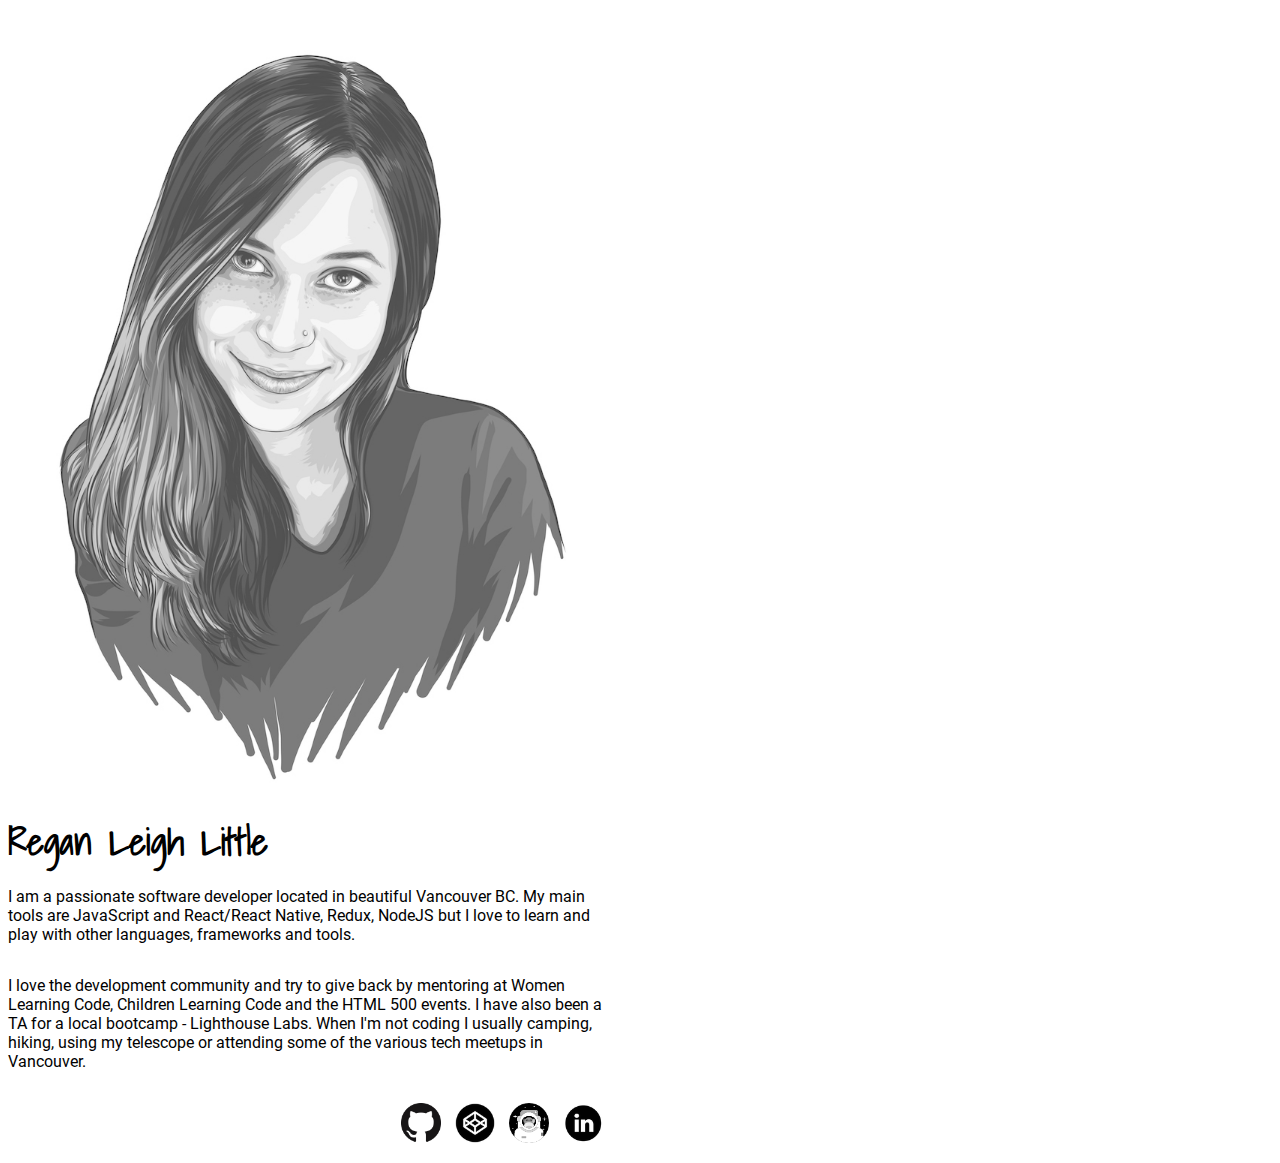
<file: profile.html>
<!DOCTYPE html>
<html lang="en">
<head>
  <meta charset="UTF-8">
  <meta name="viewport" content="width=device-width, initial-scale=1.0">
  <meta http-equiv="X-UA-Compatible" content="ie=edge">
  <link rel="stylesheet" type="text/css" href="./styles.css">
  <title>Regan Little Intro</title>
  <link href="https://fonts.googleapis.com/css?family=Roboto:400|Shadows+Into+Light&display=swap" rel="stylesheet">
</head>
<body>
  <div class="page-container">
    <div class="content-wrapper">
      <div class="avatar-section">
        <img class="avatar" src="./img/reganlittle.jpg" />
      </div>
      <div class="details-section fade-in">
          <h1>Regan Leigh Little</h1>
          <p>I am a passionate software developer located in beautiful Vancouver BC. My main tools are JavaScript and React/React Native, Redux, NodeJS but I love to learn and play with other languages, frameworks and tools.</p>
          <p>I love the development community and try to give back by mentoring at Women Learning Code, Children Learning Code and the HTML 500 events. I have also been a TA for a local bootcamp - Lighthouse Labs. When I'm not coding I usually camping, hiking, using my telescope or attending some of the various tech meetups in Vancouver.</p>
          <ul class="actions">
            <li><a href="https://github.com/reganperkins" target="_blank"><img src="./img/github.png" /><span class="label">Github</span></a></li>
            <li><a href="https://codepen.io/reganperkins/" target="_blank"><img src="./img/codepen.png" /><span class="label">CodePen</span></a></li>
            <li><a href="https://www.dropbox.com/s/e8rjvaf35t2v1hc/regan-little-resume.pdf?dl=0" target="_blank"><img src="./img/resume.png" /><span class="label">Resume</span></a></li>
            <li><a href="https://www.linkedin.com/in/reganperkins/" target="_blank"><img src="./img/linkedin.png" /><span class="label">LinkedIn</span></a></li>
          </ul>
        </div>
    </div>
  </div>
</body>
</html>
</file>
<file: styles.css>
/* roboto-regular - latin */
@font-face {
  font-family: 'Roboto';
  font-style: normal;
  font-weight: 400;
  src: local('Roboto'), local('Roboto-Regular'),
       url('./fonts/roboto-v20-latin-regular.woff2') format('woff2'), /* Chrome 26+, Opera 23+, Firefox 39+ */
       url('./fonts/roboto-v20-latin-regular.woff') format('woff'); /* Chrome 6+, Firefox 3.6+, IE 9+, Safari 5.1+ */
}
/* shadows-into-light-regular - latin */
@font-face {
  font-family: 'Shadows Into Light';
  font-style: normal;
  font-weight: 400;
  src: local('Shadows Into Light'), local('ShadowsIntoLight'),
       url('./fonts/shadows-into-light-v9-latin-regular.woff2') format('woff2'), /* Chrome 26+, Opera 23+, Firefox 39+ */
       url('./fonts/shadows-into-light-v9-latin-regular.woff') format('woff'); /* Chrome 6+, Firefox 3.6+, IE 9+, Safari 5.1+ */
}

@keyframes fadein {
  from { opacity: 0; }
  to   { opacity: 1; }
}

body {
  font-size: 16px;
  font-family: 'Roboto', sans-serif;
}
h1 {
  font-family: 'Shadows Into Light', serif;
  margin: 0;
  font-size: 2.3em;
}
.main-content {
  position: relative;
  line-height: 1.6;
  font-size: 1em;
  margin: 0 40px;
  color: #222;
  display: flex;
  flex-flow: row wrap;
  justify-content: center;
}
.avatar {
  max-width: 100%;
  height: 99%;
  width: 100%;
  object-fit: contain;
}
.avatar-section, .details-section {
  width: 50%;
  max-width: 600px;
  align-self: center;
}
.details-section {
  display: flex;
  flex-direction: column;
}
.fade-in {
  animation: fadein 4s;
}
.actions {
  list-style: none;
  align-self: flex-end;
}
.actions img {
  width: 40px;
  height: 40px;
  padding: 0 5px;
}
.actions .label {
  display: none;
}
.actions li {
  display: inline;
}

#webchat-btn {
  position: absolute;
  right: 10px;
  bottom: 0;
  z-index: 1;
  padding: 15px 20px;
  color: #fff;
  cursor: pointer;
  background-color: #455a80;
  border-top-left-radius: 15px;
  border-top-right-radius: 15px;
}
#webchat-wrapper {
  position: absolute;
  bottom: 0;
  right: 10px;
  overflow-y: hidden;
  z-index: 2;
  border-top-left-radius: 15px;
  border-top-right-radius: 15px;
  border: 1px solid #eeeeee;
  background: #f6f8fa;
	max-height: 0;
	transition-property: all;
	transition-duration: .5s;
  transition-timing-function: cubic-bezier(0, 1, 0.5, 1);

}
#webchat-wrapper.show {
  max-height: 550px; /* approximate height */
}
.webchat-toolbar {
  background-color: #455a80;
  color: #fff;
  display: flex;
  align-items: flex-end;
  flex-flow: column;
  padding: 10px;
}
#webchat-exit {
  cursor: pointer;
}
#webchat-exit::after {
  content: "\00d7";
  display: block;
  font-size: 30px;
  line-height: 20px;
}
#webchat {
  width: 400px;
  height: 500px;
  overflow: scroll;
}

@media (min-width: 701px) {
  html, body, .main-content {
    height: 100%;
    min-height: 570px;
  }
  .avatar-section, .details-section {
    height: 100%;
    justify-content: center;
  }

  #webchat-btn::after {
    content: 'Hiring? Talk to my bot';
  }
}
@media (max-width: 700px) {
  .main-content {
    flex-flow: column-reverse;
    align-items: center;
    margin-top: 4em;
  }
  .avatar-section {
    width: 300px;
  }
  .details-section {
    width: 100%;
  }
  .actions {
    align-self: flex-start;
    padding: 0;
  }
  #webchat-btn::after {
    content: 'Hiring?';
  }
}
</file>
